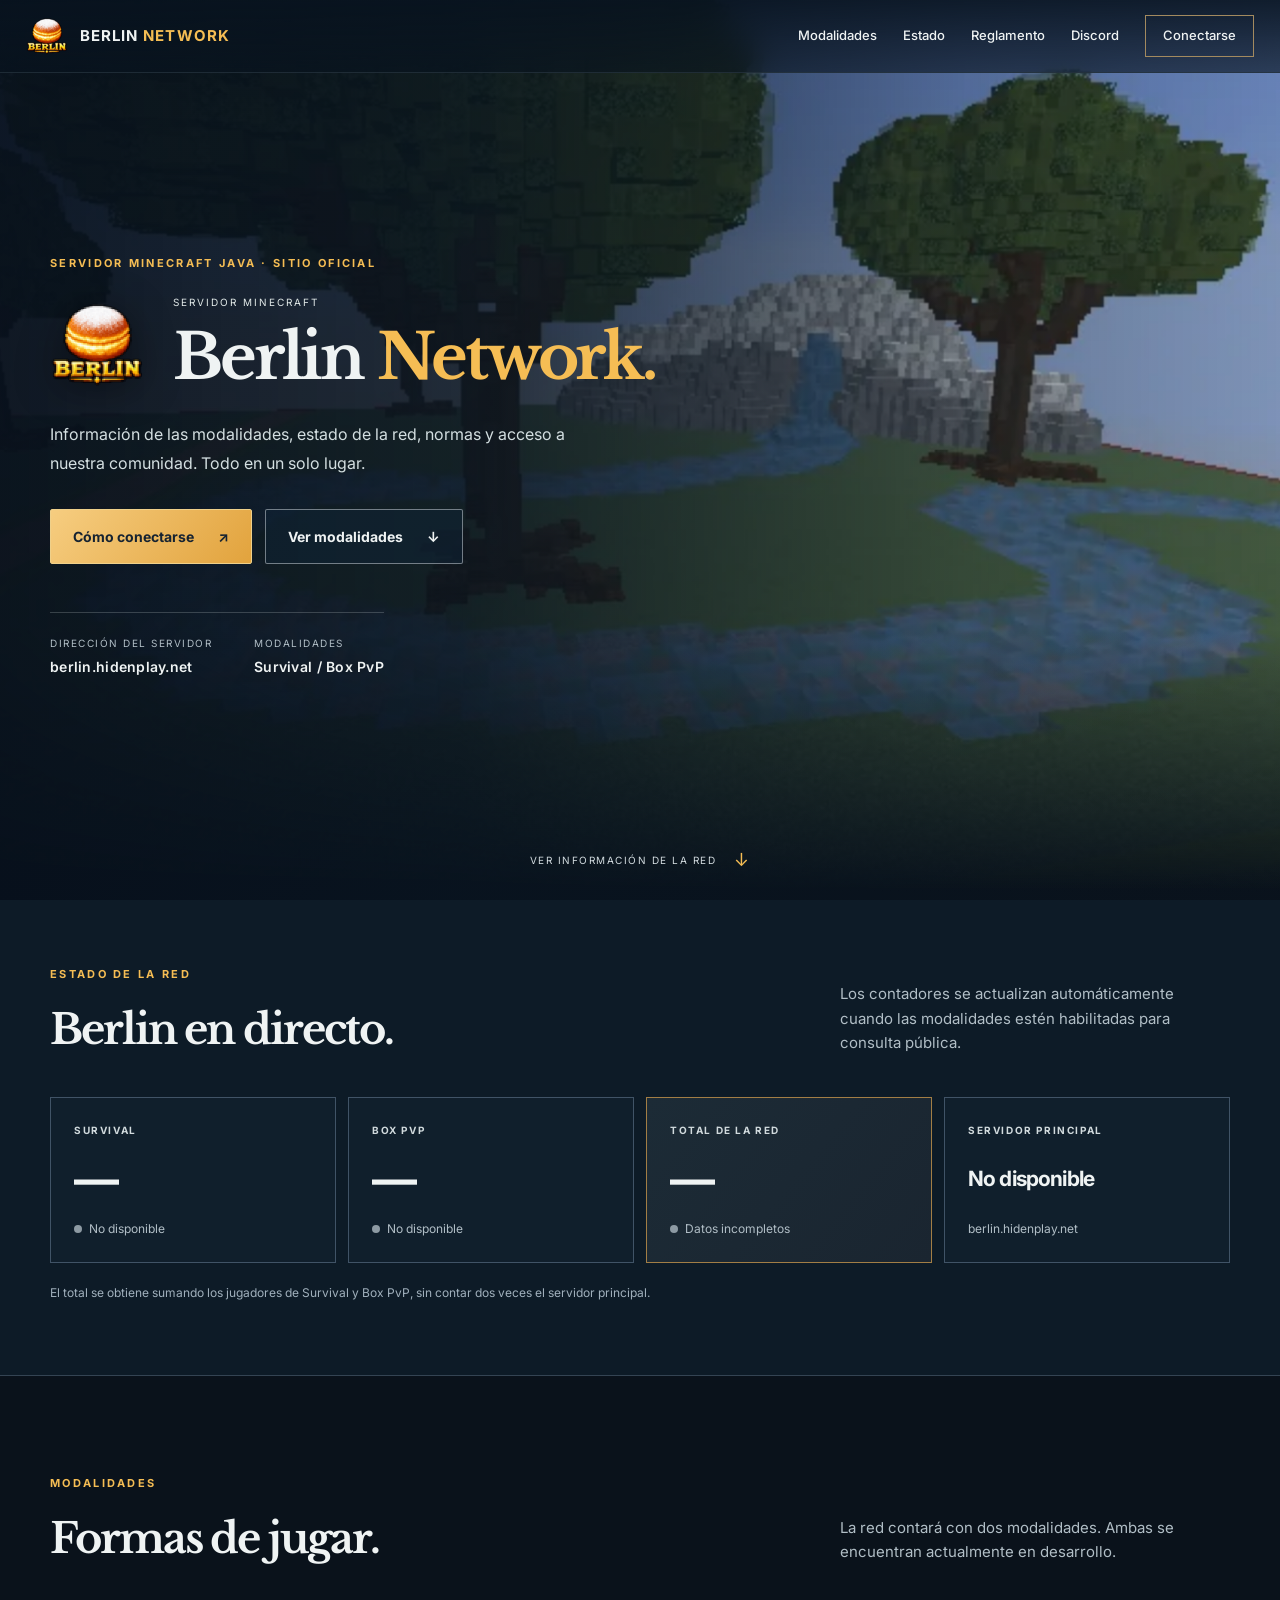
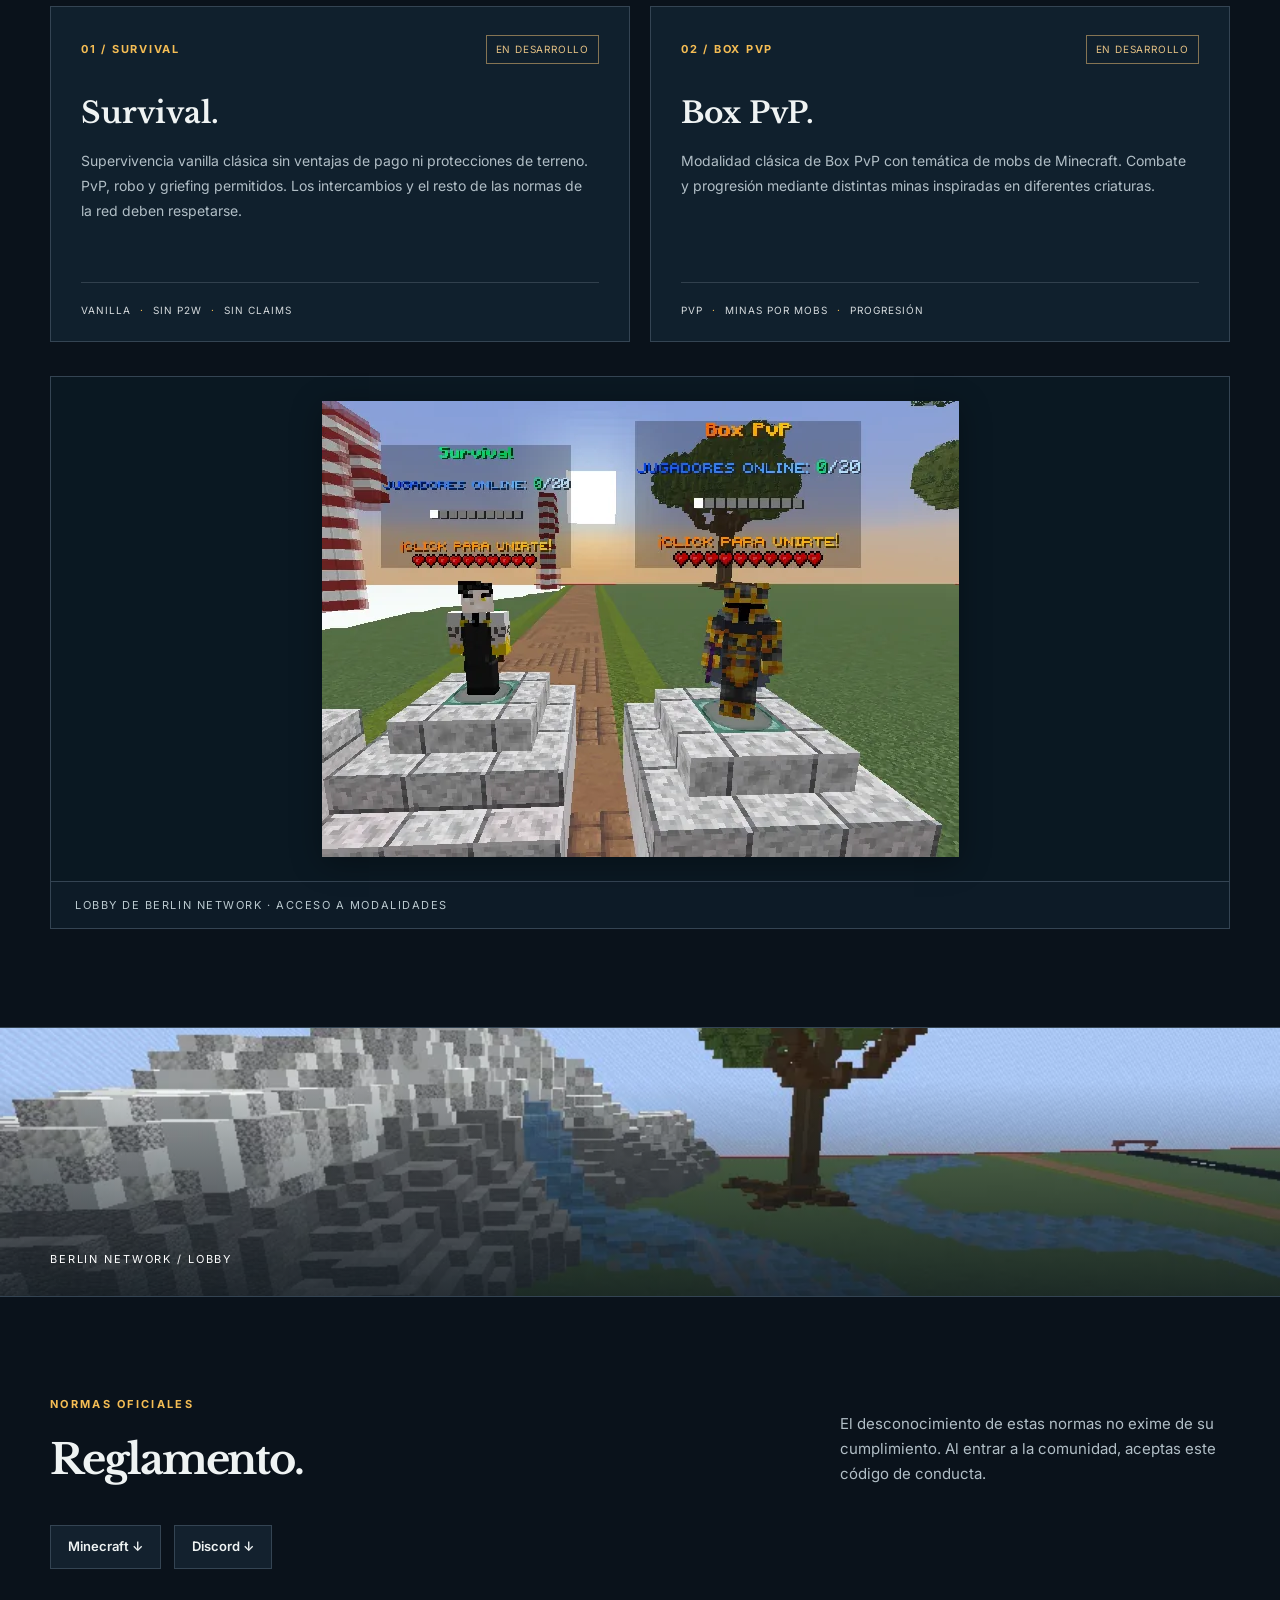
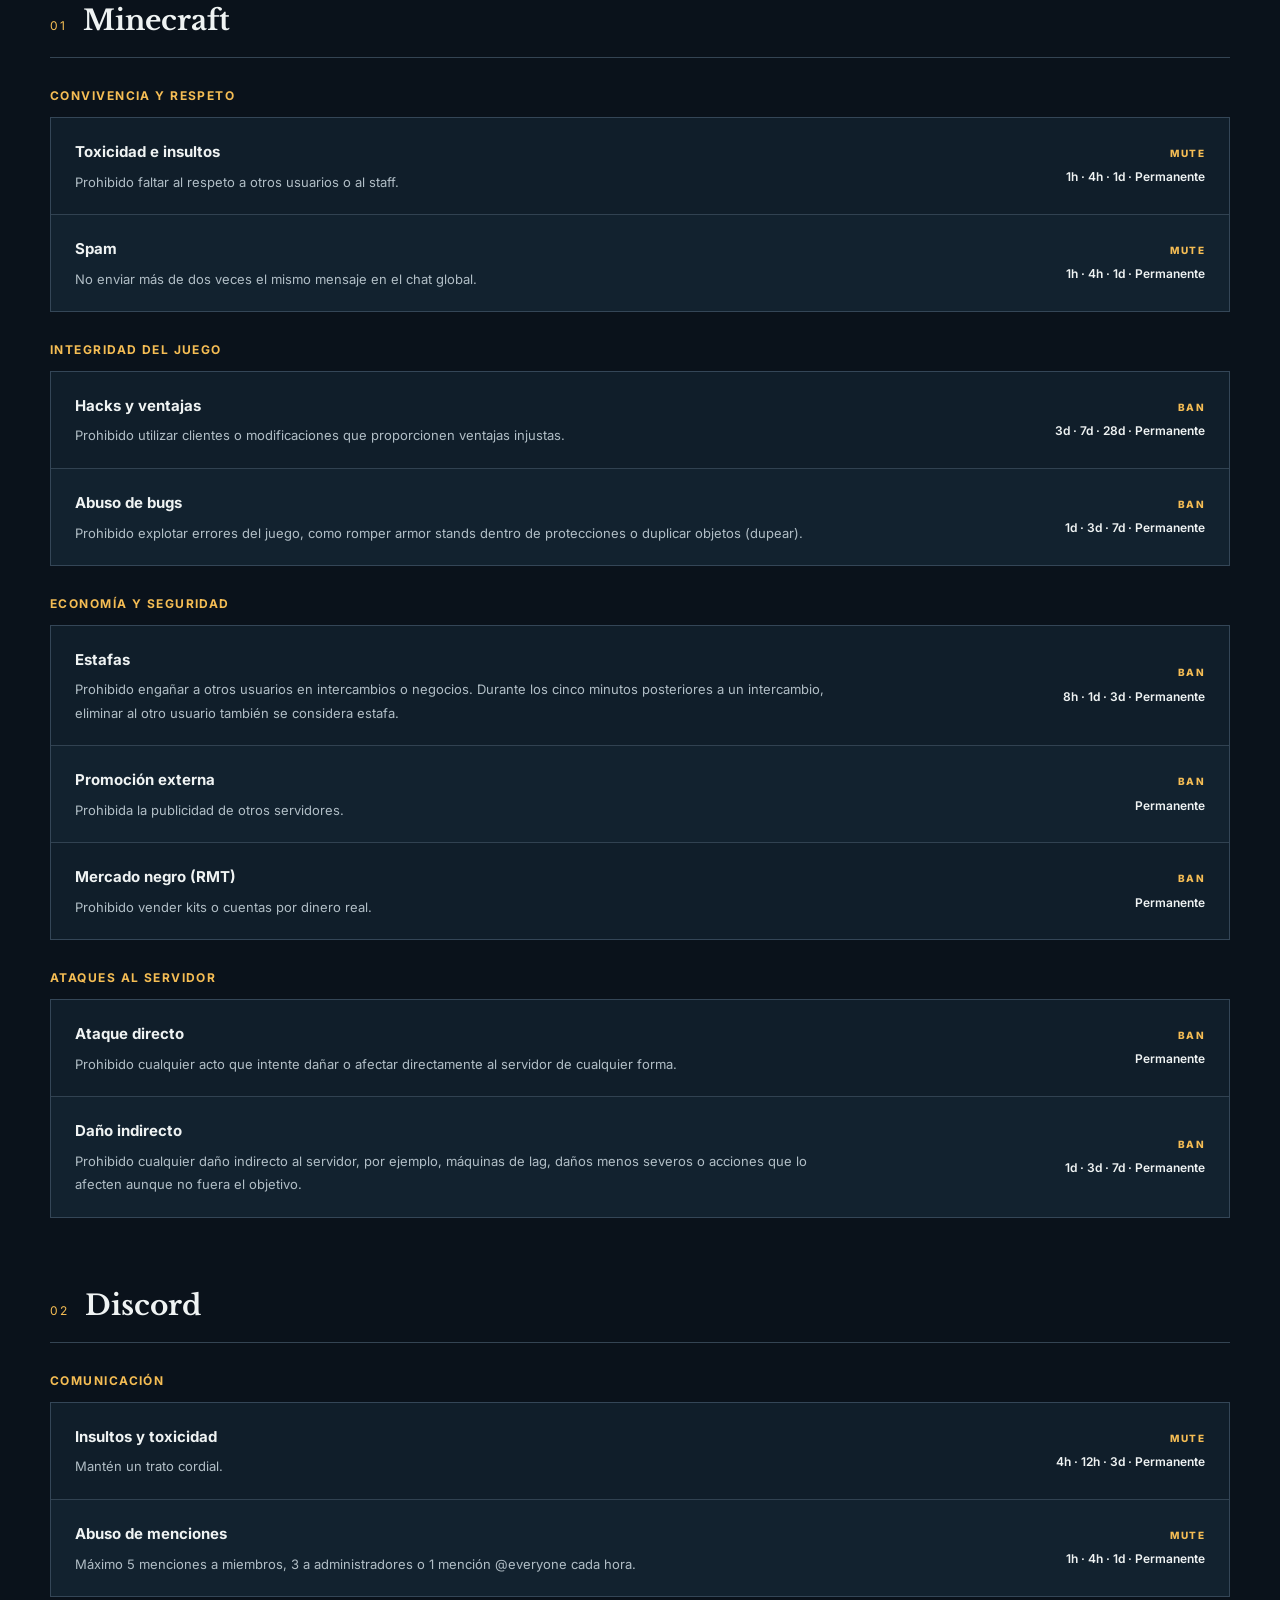
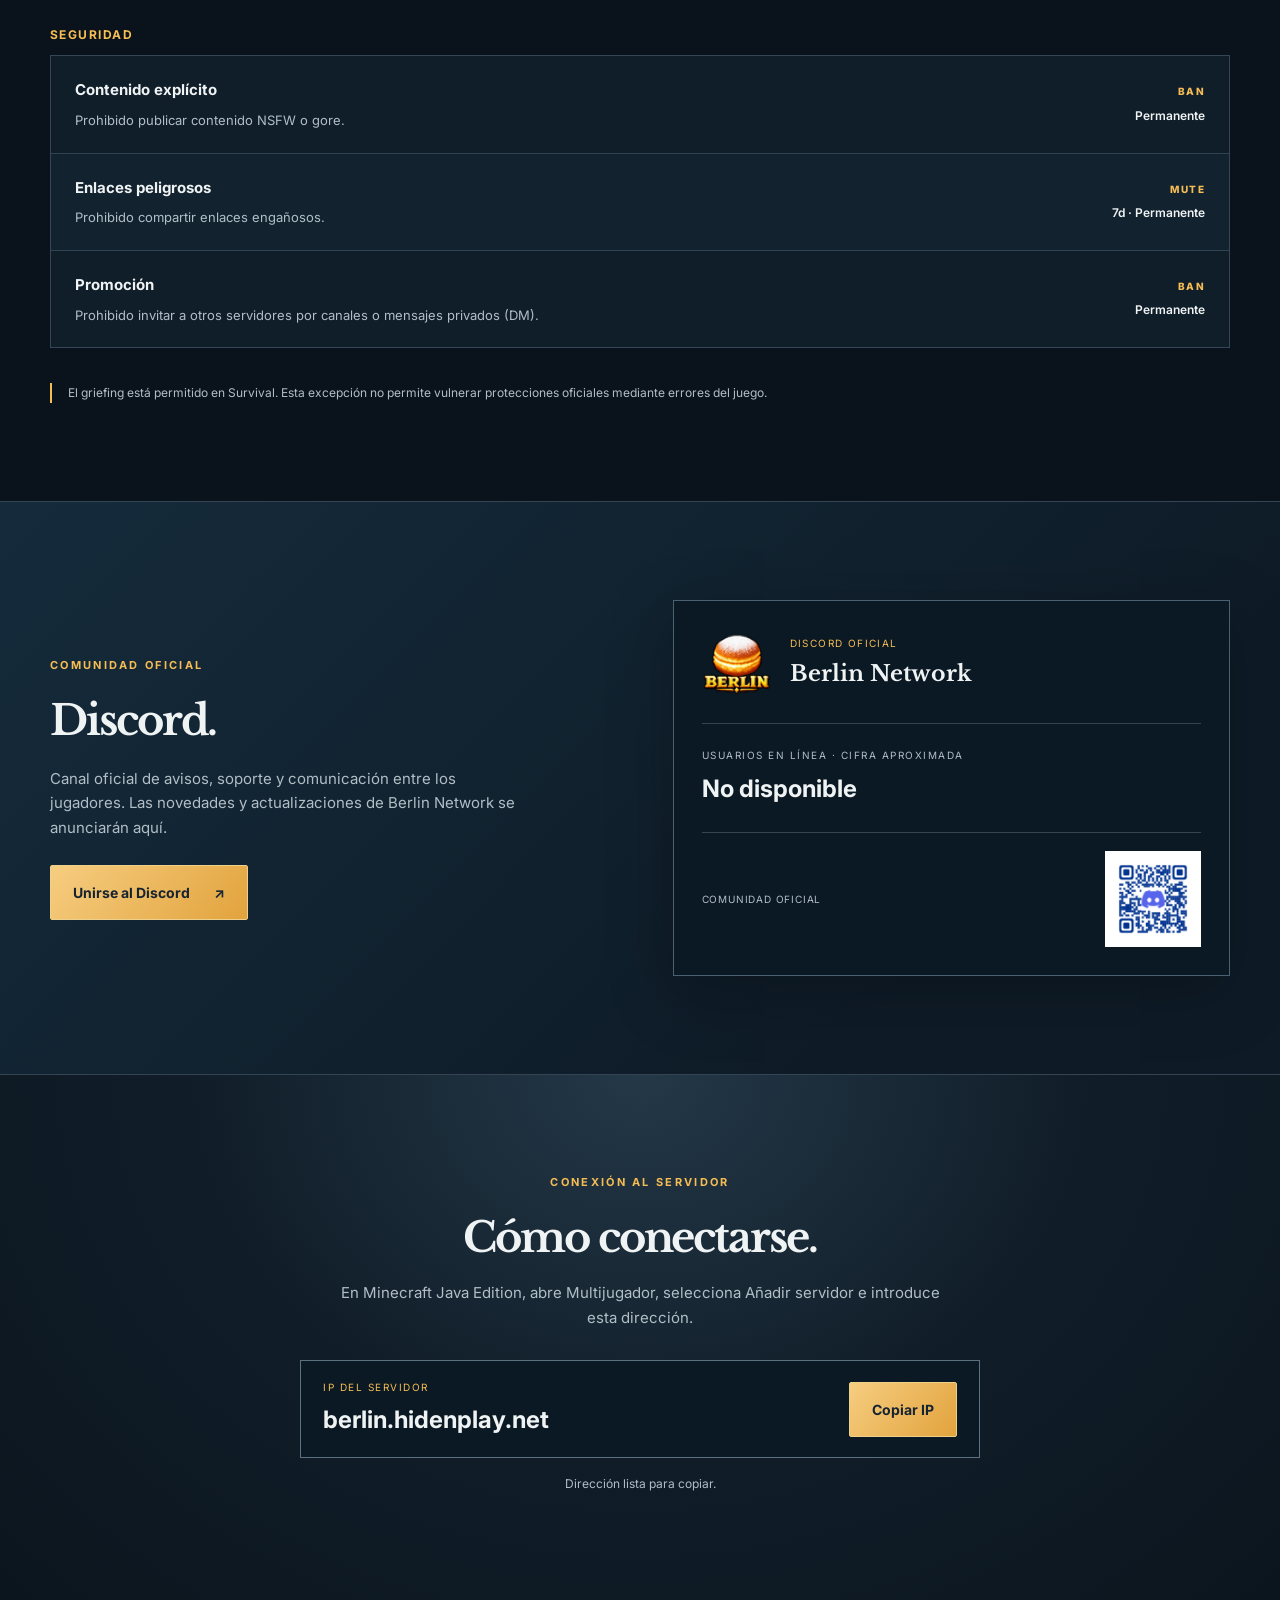
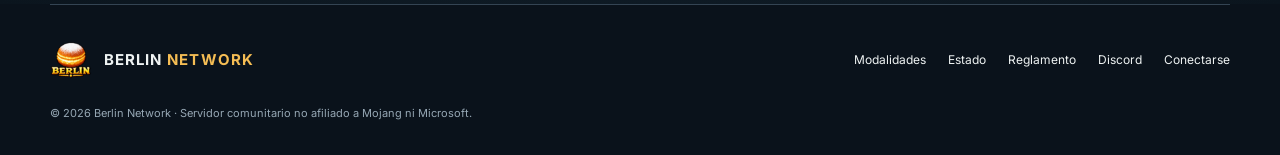
<file: index.html>
<!doctype html>
<html lang="es">
<head>
<meta charset="UTF-8">
<meta name="viewport" content="width=device-width, initial-scale=1">
<meta name="theme-color" content="#0a111a">
<meta name="description" content="Sitio oficial de Berlin Network. Información del servidor Minecraft, modalidades Survival y Box PvP, estado de la red, reglamento y comunidad Discord.">
<meta property="og:type" content="website"><meta property="og:title" content="Berlin Network | Servidor Minecraft"><meta property="og:description" content="Servidor Minecraft Java: Survival y Box PvP. IP berlin.hidenplay.net"><meta property="og:image" content="https://midasyt.github.io/BerlinNetwork/assets/paisaje-arbol.webp">
<link rel="icon" type="image/png" href="assets/favicon.png">
<link rel="preconnect" href="https://fonts.googleapis.com"><link rel="preconnect" href="https://fonts.gstatic.com" crossorigin>
<link href="https://fonts.googleapis.com/css2?family=Inter:wght@400;500;600;700;800&family=Libre+Baskerville:ital,wght@0,400;0,700;1,400&display=swap" rel="stylesheet">
<link rel="stylesheet" href="styles.css"><script defer src="site-config.js"></script><script defer src="script.js"></script>
<title>Berlin Network | Servidor de Minecraft</title>
</head>
<body>
<a class="skip" href="#inicio">Saltar al contenido</a>
<header class="nav" id="site-header">
 <a class="brand" href="#inicio" aria-label="Berlin Network, inicio"><img src="assets/berlin-icon.png" alt="" width="42" height="42"><span><strong>BERLIN</strong> <b>NETWORK</b></span></a>
 <button class="menu-toggle" id="menu-toggle" type="button" aria-label="Abrir menú" aria-controls="nav-links" aria-expanded="false"><span></span><span></span><span></span></button>
 <nav class="nav-links" id="nav-links" aria-label="Navegación principal"><a href="#modalidades">Modalidades</a><a href="#estado">Estado</a><a href="#reglamento">Reglamento</a><a href="#discord">Discord</a><a class="nav-action" href="#conectar">Conectarse</a></nav>
</header>
<main id="inicio">
 <section class="hero" aria-labelledby="page-title">
  <div class="hero-scenes" aria-hidden="true"><img class="hero-scene active" src="assets/paisaje-arbol.webp" width="848" height="470" alt="" fetchpriority="high"><img class="hero-scene" src="assets/paisaje-montana.webp" width="850" height="473" alt=""><img class="hero-scene" src="assets/evento-invierno.webp" width="843" height="471" alt=""></div>
  <div class="hero-shade"></div>
  <div class="hero-content wrap"><p class="eyebrow">SERVIDOR MINECRAFT JAVA · SITIO OFICIAL</p>
   <div class="hero-identity"><img class="hero-logo" src="assets/berlin-icon.png" alt="Icono oficial de Berlin Network" width="104" height="104"><div><p class="overline">SERVIDOR MINECRAFT</p><h1 id="page-title">Berlin <em>Network.</em></h1></div></div>
   <p class="lead">Información de las modalidades, estado de la red, normas y acceso a nuestra comunidad. Todo en un solo lugar.</p>
   <div class="actions"><a class="button gold" href="#conectar">Cómo conectarse <span aria-hidden="true">↗</span></a><a class="button glass" href="#modalidades">Ver modalidades <span aria-hidden="true">↓</span></a></div>
   <div class="hero-meta"><div><span>DIRECCIÓN DEL SERVIDOR</span><strong>berlin.hidenplay.net</strong></div><div><span>MODALIDADES</span><strong>Survival / Box PvP</strong></div></div>
  </div>
  <a class="explore" href="#estado">VER INFORMACIÓN DE LA RED <span aria-hidden="true">↓</span></a>
 </section>
 <section class="status-strip" id="estado" aria-labelledby="status-title"><div class="wrap"><div class="strip-heading"><div><p class="eyebrow">ESTADO DE LA RED</p><h2 id="status-title">Berlin en directo.</h2></div><p>Los contadores se actualizan automáticamente cuando las modalidades estén habilitadas para consulta pública.</p></div>
  <div class="status-grid"><div class="status-card"><span class="metric-label">SURVIVAL</span><strong id="survival-players" class="metric-number" aria-live="polite">—</strong><span id="survival-state" class="metric-state"><span class="state-dot neutral"></span> En desarrollo</span></div>
  <div class="status-card"><span class="metric-label">BOX PVP</span><strong id="box-players" class="metric-number" aria-live="polite">—</strong><span id="box-state" class="metric-state"><span class="state-dot neutral"></span> En desarrollo</span></div>
  <div class="status-card total"><span class="metric-label">TOTAL DE LA RED</span><strong id="network-players" class="metric-number" aria-live="polite">—</strong><span id="network-state" class="metric-state"><span class="state-dot neutral"></span> Pendiente de datos</span></div>
  <div class="status-card"><span class="metric-label">SERVIDOR PRINCIPAL</span><strong class="metric-word" id="gateway-status" aria-live="polite">Consultando</strong><span class="metric-state">berlin.hidenplay.net</span></div></div>
  <p class="stat-note">El total se obtiene sumando los jugadores de Survival y Box PvP, sin contar dos veces el servidor principal.</p>
 </div></section>
 <section class="section wrap" id="modalidades" aria-labelledby="modes-title"><div class="section-heading"><div><p class="eyebrow">MODALIDADES</p><h2 id="modes-title">Formas de jugar.</h2></div><p>La red contará con dos modalidades. Ambas se encuentran actualmente en desarrollo.</p></div>
  <div class="mode-list">
   <article class="mode"><div class="mode-head"><span class="mode-index">01 / SURVIVAL</span><span class="chip">EN DESARROLLO</span></div><h3>Survival.</h3><p>Supervivencia vanilla clásica sin ventajas de pago ni protecciones de terreno. PvP, robo y griefing permitidos. Los intercambios y el resto de las normas de la red deben respetarse.</p><div class="mode-foot">VANILLA <span>·</span> SIN P2W <span>·</span> SIN CLAIMS</div></article>
   <article class="mode"><div class="mode-head"><span class="mode-index">02 / BOX PVP</span><span class="chip">EN DESARROLLO</span></div><h3>Box PvP.</h3><p>Modalidad clásica de Box PvP con temática de mobs de Minecraft. Combate y progresión mediante distintas minas inspiradas en diferentes criaturas.</p><div class="mode-foot">PVP <span>·</span> MINAS POR MOBS <span>·</span> PROGRESIÓN</div></article>
  </div>
  <figure class="lobby-shot"><div class="lobby-shot-content"><img src="assets/modalidades.webp" width="637" height="456" loading="lazy" alt="Vista completa del lobby de Berlin Network con los NPC de Survival y Box PvP y sus hologramas informativos"></div><figcaption>LOBBY DE BERLIN NETWORK · ACCESO A MODALIDADES</figcaption></figure>
 </section>
 <section class="scenery-divider" aria-label="Captura del lobby de Berlin Network"><img src="assets/paisaje-montana.webp" alt="Construcción de piedra, árboles y río del lobby de Berlin Network" loading="lazy" width="850" height="473"><div class="scenery-overlay"></div><span>BERLIN NETWORK / LOBBY</span></section>
 <section class="section wrap rules-section" id="reglamento" aria-labelledby="rules-title"><div class="section-heading"><div><p class="eyebrow">NORMAS OFICIALES</p><h2 id="rules-title">Reglamento.</h2></div><p>El desconocimiento de estas normas no exime de su cumplimiento. Al entrar a la comunidad, aceptas este código de conducta.</p></div>
  <div class="rules-nav" aria-label="Apartados del reglamento"><a href="#reglas-minecraft">Minecraft ↓</a><a href="#reglas-discord">Discord ↓</a></div>
  <div class="rules-group" id="reglas-minecraft"><div class="rules-group-heading"><span>01</span><h3>Minecraft</h3></div>
   <div class="rules-category"><h4>Convivencia y respeto</h4><div class="rules-entries">
    <div class="rule"><div><strong>Toxicidad e insultos</strong><p>Prohibido faltar al respeto a otros usuarios o al staff.</p></div><div class="penalty"><span>MUTE</span><b>1h · 4h · 1d · Permanente</b></div></div>
    <div class="rule"><div><strong>Spam</strong><p>No enviar más de dos veces el mismo mensaje en el chat global.</p></div><div class="penalty"><span>MUTE</span><b>1h · 4h · 1d · Permanente</b></div></div>
   </div></div>
   <div class="rules-category"><h4>Integridad del juego</h4><div class="rules-entries">
    <div class="rule"><div><strong>Hacks y ventajas</strong><p>Prohibido utilizar clientes o modificaciones que proporcionen ventajas injustas.</p></div><div class="penalty"><span>BAN</span><b>3d · 7d · 28d · Permanente</b></div></div>
    <div class="rule"><div><strong>Abuso de bugs</strong><p>Prohibido explotar errores del juego, como romper armor stands dentro de protecciones o duplicar objetos (dupear).</p></div><div class="penalty"><span>BAN</span><b>1d · 3d · 7d · Permanente</b></div></div>
   </div></div>
   <div class="rules-category"><h4>Economía y seguridad</h4><div class="rules-entries">
    <div class="rule"><div><strong>Estafas</strong><p>Prohibido engañar a otros usuarios en intercambios o negocios. Durante los cinco minutos posteriores a un intercambio, eliminar al otro usuario también se considera estafa.</p></div><div class="penalty"><span>BAN</span><b>8h · 1d · 3d · Permanente</b></div></div>
    <div class="rule"><div><strong>Promoción externa</strong><p>Prohibida la publicidad de otros servidores.</p></div><div class="penalty"><span>BAN</span><b>Permanente</b></div></div>
    <div class="rule"><div><strong>Mercado negro (RMT)</strong><p>Prohibido vender kits o cuentas por dinero real.</p></div><div class="penalty"><span>BAN</span><b>Permanente</b></div></div>
   </div></div>
   <div class="rules-category"><h4>Ataques al servidor</h4><div class="rules-entries">
    <div class="rule"><div><strong>Ataque directo</strong><p>Prohibido cualquier acto que intente dañar o afectar directamente al servidor de cualquier forma.</p></div><div class="penalty"><span>BAN</span><b>Permanente</b></div></div>
    <div class="rule"><div><strong>Daño indirecto</strong><p>Prohibido cualquier daño indirecto al servidor, por ejemplo, máquinas de lag, daños menos severos o acciones que lo afecten aunque no fuera el objetivo.</p></div><div class="penalty"><span>BAN</span><b>1d · 3d · 7d · Permanente</b></div></div>
   </div></div>
  </div>
  <div class="rules-group discord-rule-group" id="reglas-discord"><div class="rules-group-heading"><span>02</span><h3>Discord</h3></div>
   <div class="rules-category"><h4>Comunicación</h4><div class="rules-entries">
    <div class="rule"><div><strong>Insultos y toxicidad</strong><p>Mantén un trato cordial.</p></div><div class="penalty"><span>MUTE</span><b>4h · 12h · 3d · Permanente</b></div></div>
    <div class="rule"><div><strong>Abuso de menciones</strong><p>Máximo 5 menciones a miembros, 3 a administradores o 1 mención @everyone cada hora.</p></div><div class="penalty"><span>MUTE</span><b>1h · 4h · 1d · Permanente</b></div></div>
   </div></div>
   <div class="rules-category"><h4>Seguridad</h4><div class="rules-entries">
    <div class="rule"><div><strong>Contenido explícito</strong><p>Prohibido publicar contenido NSFW o gore.</p></div><div class="penalty"><span>BAN</span><b>Permanente</b></div></div>
    <div class="rule"><div><strong>Enlaces peligrosos</strong><p>Prohibido compartir enlaces engañosos.</p></div><div class="penalty"><span>MUTE</span><b>7d · Permanente</b></div></div>
    <div class="rule"><div><strong>Promoción</strong><p>Prohibido invitar a otros servidores por canales o mensajes privados (DM).</p></div><div class="penalty"><span>BAN</span><b>Permanente</b></div></div>
   </div></div>
  </div>
  <p class="rule-smallprint">El griefing está permitido en Survival. Esta excepción no permite vulnerar protecciones oficiales mediante errores del juego.</p>
 </section>
 <section class="section community" id="discord" aria-labelledby="discord-title"><div class="wrap community-grid"><div><p class="eyebrow">COMUNIDAD OFICIAL</p><h2 id="discord-title">Discord.</h2><p>Canal oficial de avisos, soporte y comunicación entre los jugadores. Las novedades y actualizaciones de Berlin Network se anunciarán aquí.</p><a class="button gold" href="https://discord.gg/UeGzQjRebw" target="_blank" rel="noopener noreferrer">Unirse al Discord <span aria-hidden="true">↗</span></a></div><div class="discord-card"><div class="discord-card-head"><img src="assets/berlin-icon.png" alt="Icono de Berlin Network" width="70" height="70"><div><span>DISCORD OFICIAL</span><strong>Berlin Network</strong></div></div><div class="discord-count"><span>USUARIOS EN LÍNEA · CIFRA APROXIMADA</span><strong id="discord-online" aria-live="polite">Consultando…</strong></div><div class="discord-card-foot"><span>COMUNIDAD OFICIAL</span><img src="assets/discord-qr.png" width="96" height="96" loading="lazy" alt="Código QR para unirte al Discord"></div></div></div></section>
 <section class="section connect" id="conectar" aria-labelledby="connect-title"><div class="wrap"><p class="eyebrow">CONEXIÓN AL SERVIDOR</p><h2 id="connect-title">Cómo conectarse.</h2><p>En Minecraft Java Edition, abre Multijugador, selecciona Añadir servidor e introduce esta dirección.</p><div class="server-address"><div><span>IP DEL SERVIDOR</span><strong id="server-address">berlin.hidenplay.net</strong></div><button id="copy-ip" class="button gold" type="button">Copiar IP</button></div><p class="copy-feedback" role="status" id="copy-feedback">Dirección lista para copiar.</p></div></section>
</main>
<footer class="footer wrap"><a class="brand" href="#inicio"><img src="assets/berlin-icon.png" alt="" width="36" height="36"><span><strong>BERLIN</strong> <b>NETWORK</b></span></a><div class="footer-links"><a href="#modalidades">Modalidades</a><a href="#estado">Estado</a><a href="#reglamento">Reglamento</a><a href="#discord">Discord</a><a href="#conectar">Conectarse</a></div><p>© <span id="year">2026</span> Berlin Network · Servidor comunitario no afiliado a Mojang ni Microsoft.</p></footer>
</body>
</html>
</file>
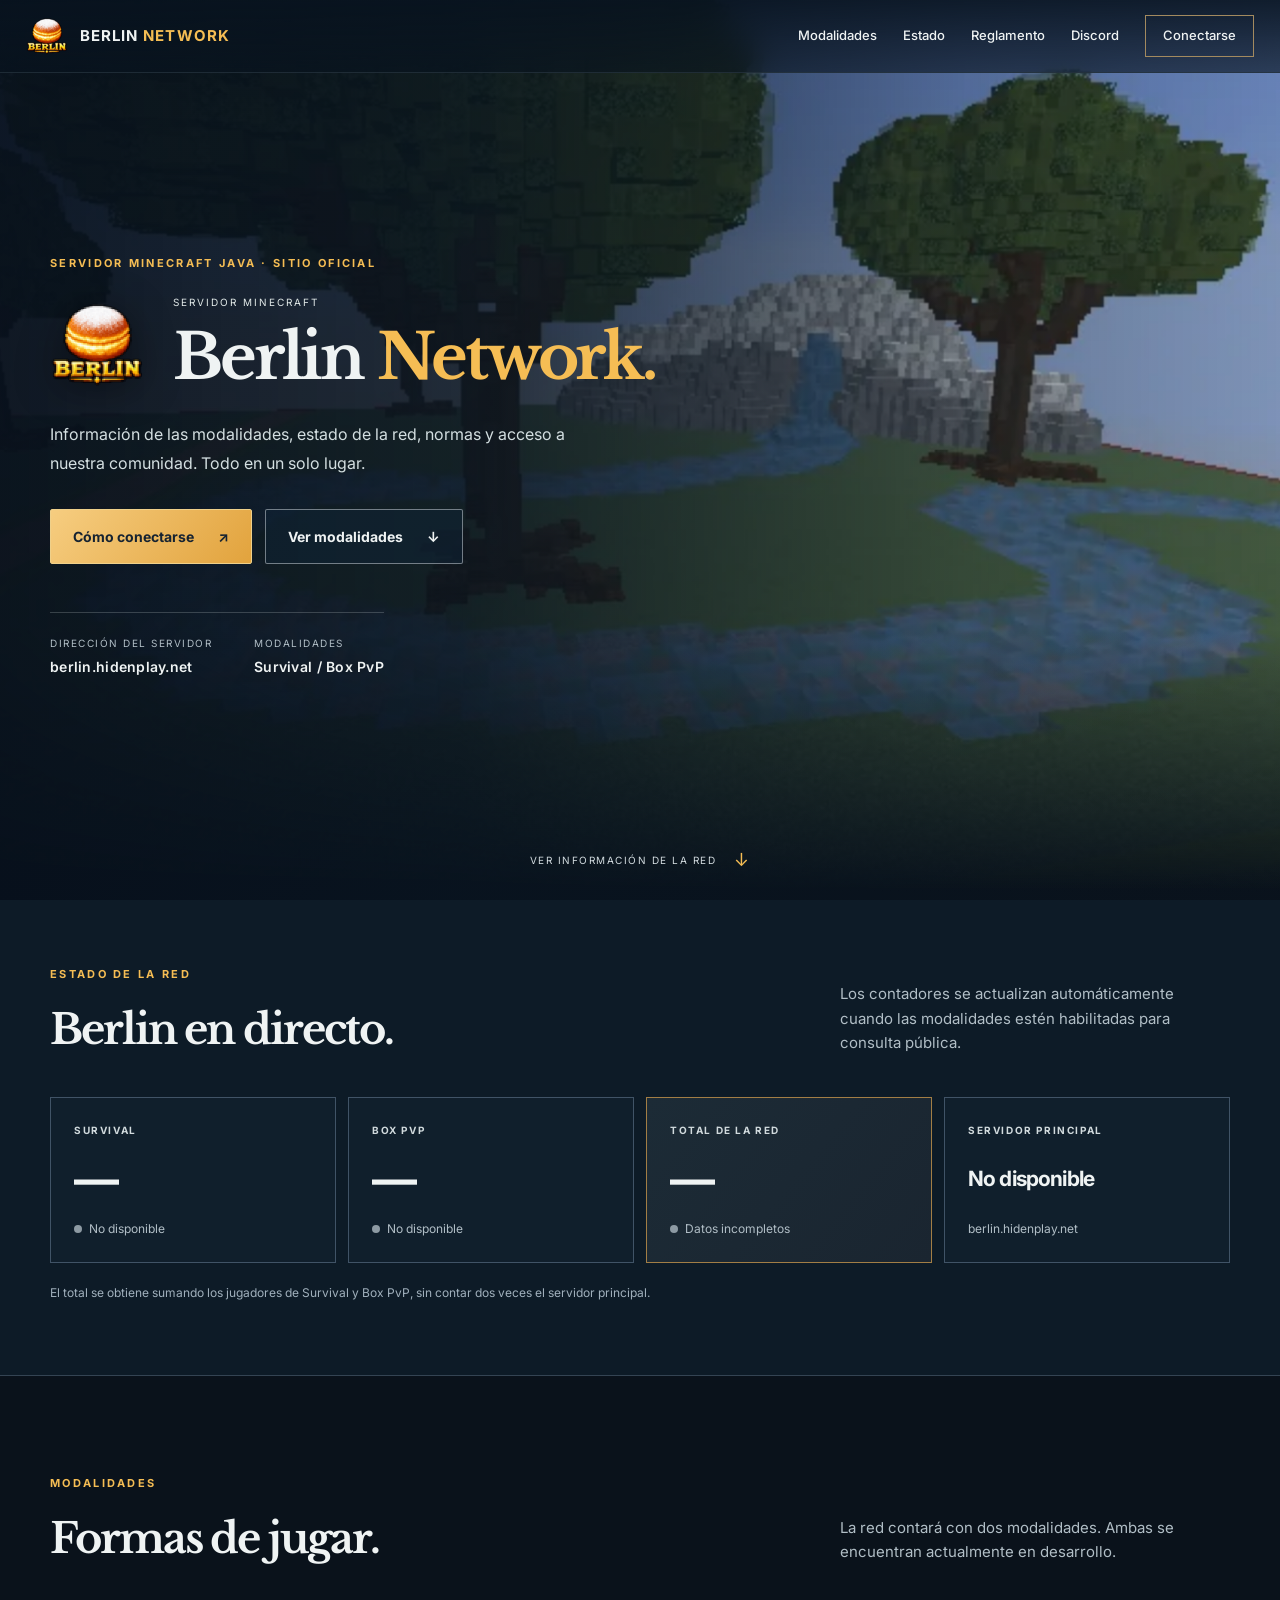
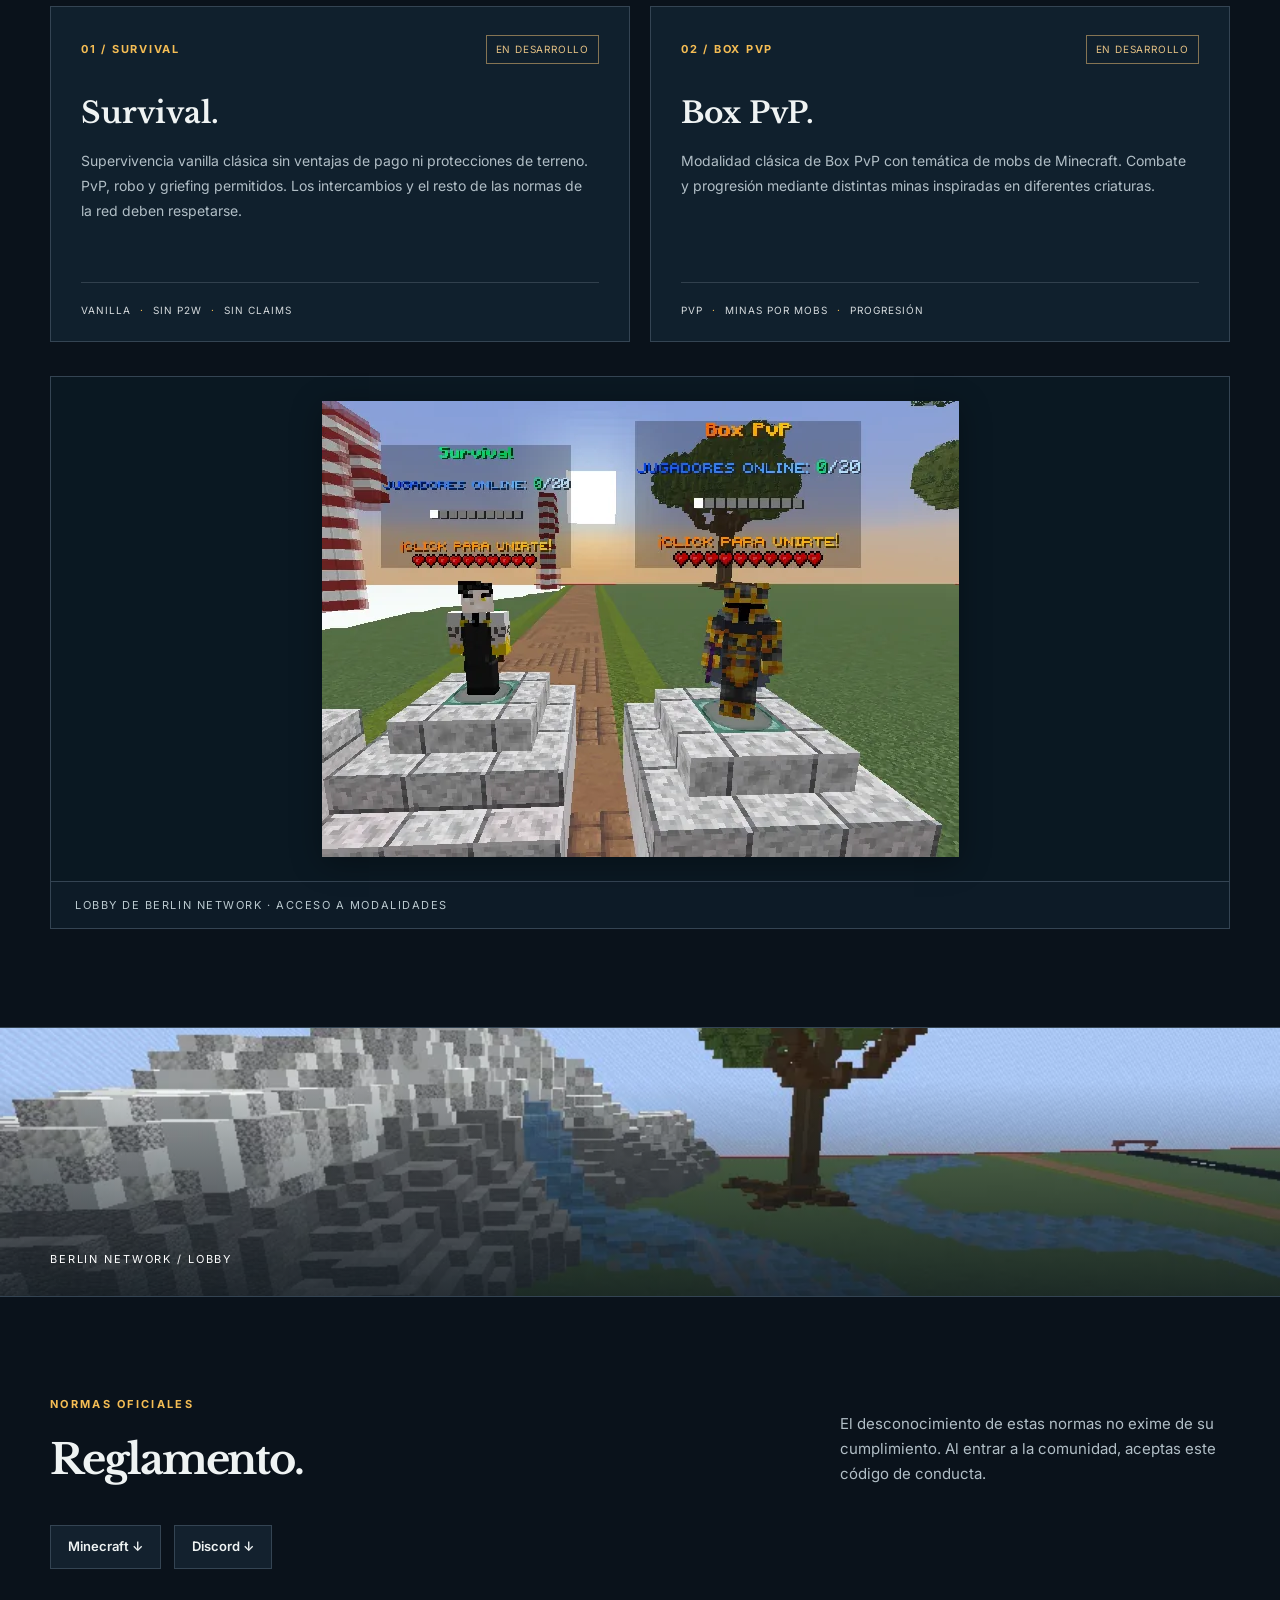
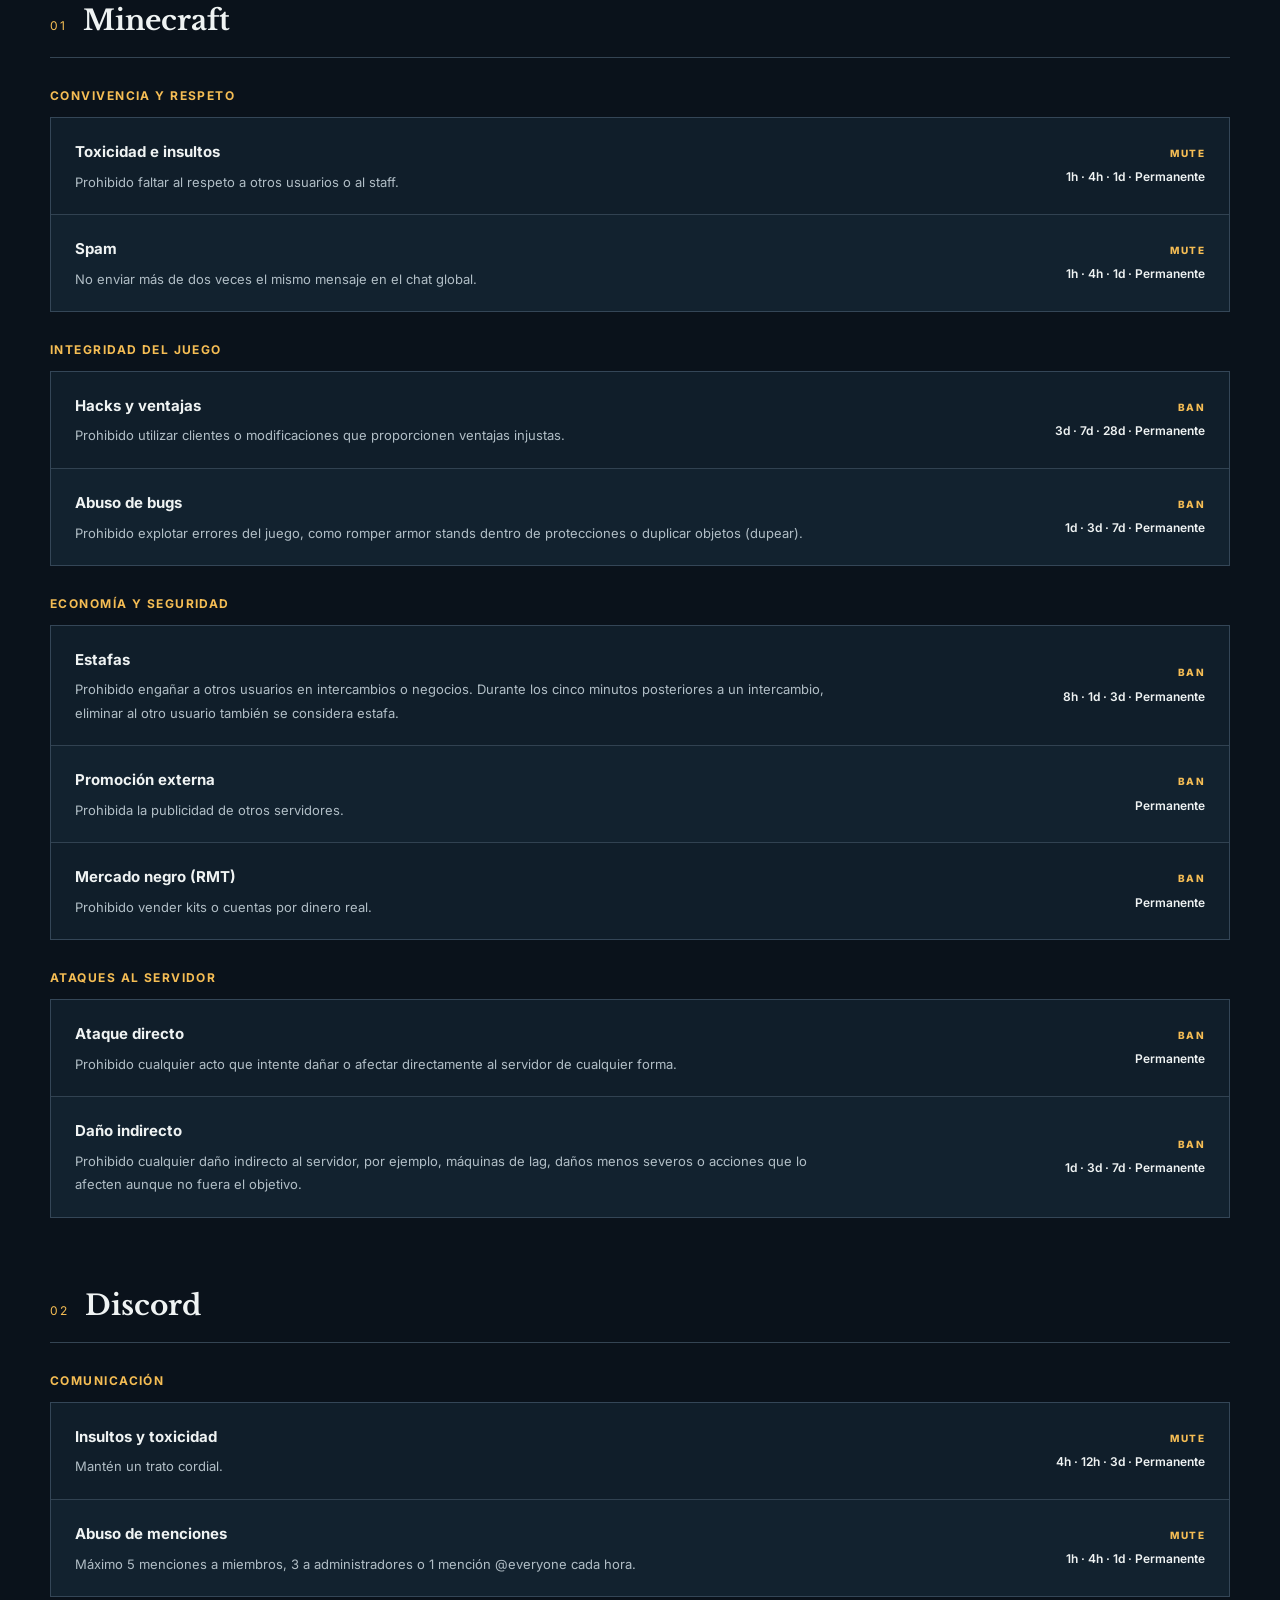
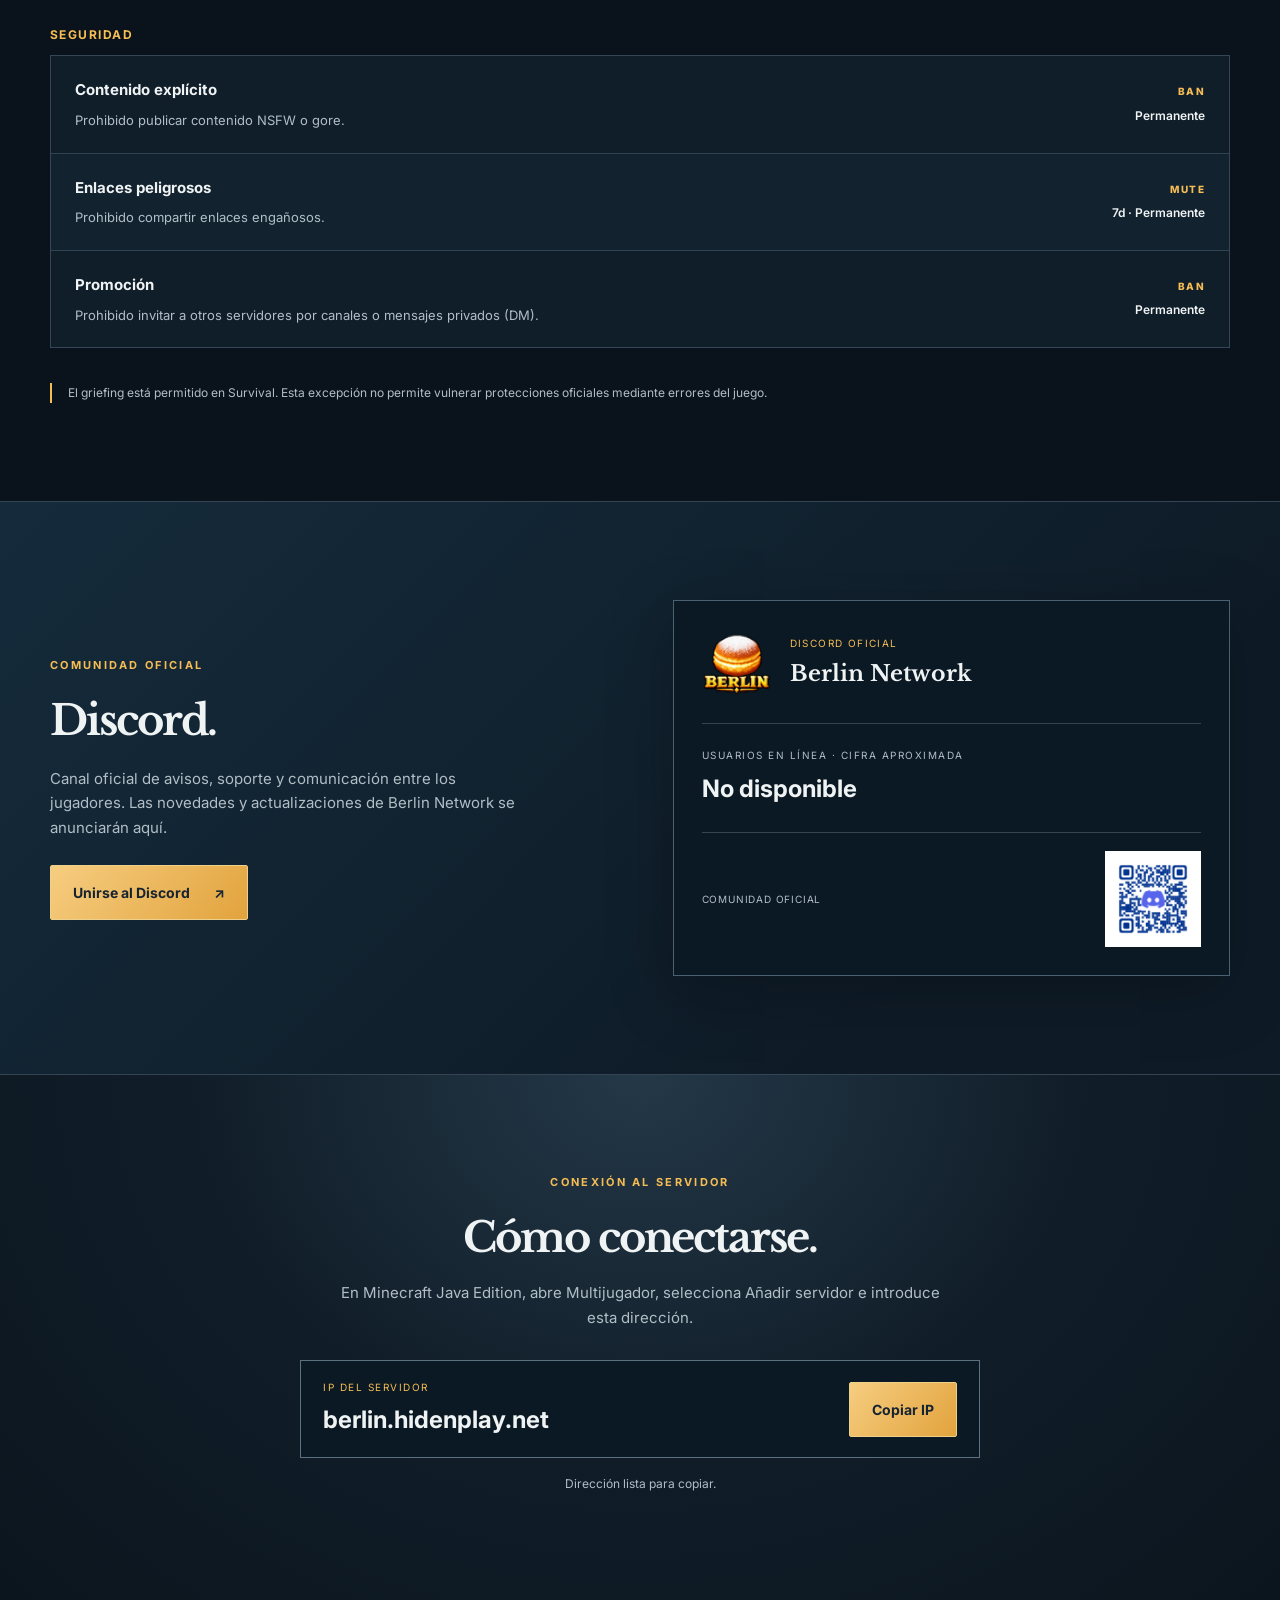
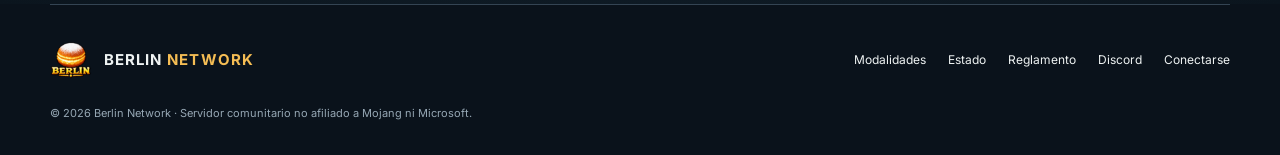
<file: reglas.html>
<!doctype html><html lang="es"><head><meta charset="utf-8"><meta name="viewport" content="width=device-width,initial-scale=1"><meta http-equiv="refresh" content="0; url=./#reglamento"><title>Reglamento | Berlin Network</title><link rel="canonical" href="./#reglamento"></head><body><p>El reglamento está ahora en <a href="./#reglamento">la web principal de Berlin Network</a>.</p><script>location.replace('./#reglamento');</script></body></html>
</file>
<file: styles.css>
:root{color-scheme:dark;--ink:#0a121b;--steel:#152430;--steel-2:#0e1d28;--line:#344453;--paper:#eff3f3;--muted:#b1bec6;--gold:#f5bd54;--orange:#f37b27;--cyan:#9ac9d6}*{box-sizing:border-box}html{scroll-behavior:smooth;scroll-padding-top:104px}body{margin:0;background:var(--ink);color:var(--paper);font-family:Inter,Arial,sans-serif;line-height:1.65}a{color:inherit;text-decoration:none}img{max-width:100%;display:block}button{font:inherit;cursor:pointer}a,button{touch-action:manipulation}a:focus-visible,button:focus-visible{outline:3px solid var(--gold);outline-offset:4px}p,h1,h2,h3,h4{margin-top:0}h1,h2{font-family:'Libre Baskerville',Georgia,serif;font-weight:700;letter-spacing:-.05em;line-height:1.2}h3,h4{line-height:1.3}h1{font-size:clamp(36px,4.9vw,68px)}h2{font-size:clamp(30px,3.25vw,48px)}h1 em,h2 em{font-style:normal;color:var(--gold)}.wrap{width:min(1180px,calc(100% - 80px));margin-inline:auto}.section{padding-top:98px;padding-bottom:98px}.eyebrow{font-size:11px;font-weight:700;color:var(--gold);letter-spacing:.21em;margin-bottom:22px}.skip{position:fixed;top:-100px;left:12px;background:var(--gold);z-index:50;color:var(--ink);padding:10px}.skip:focus{top:12px}
.nav{position:fixed;top:0;left:0;right:0;z-index:30;display:flex;align-items:center;justify-content:space-between;gap:24px;padding:15px max(26px,calc((100% - 1240px)/2));background:linear-gradient(180deg,#08131fe8,#08131f9e);border-bottom:1px solid #b0c5cc21;backdrop-filter:blur(16px);transition:background .25s,border-color .25s}.nav.scrolled{background:#0b1622f3;border-color:#52627066}.brand{display:flex;align-items:center;gap:12px;white-space:nowrap;font-size:15px;letter-spacing:.07em;font-weight:700}.brand img{width:42px;height:42px;object-fit:contain;image-rendering:auto}.brand b{color:var(--gold)}.nav-links{display:flex;gap:26px;align-items:center}.nav-links a{font-size:13px;font-weight:500;transition:color .18s}.nav-links a:hover,.footer-links a:hover{color:var(--gold)}.nav-links a.nav-action{border:1px solid #a38a5f;padding:9px 17px;color:var(--paper)}.nav-action:hover{background:#efbd5b19}.menu-toggle{display:none;border:1px solid var(--line);padding:11px;background:#08131f;color:var(--paper)}.menu-toggle span{display:block;background:var(--paper);width:20px;height:2px;margin:4px}
.hero{height:min(940px,100svh);min-height:670px;position:relative;display:flex;align-items:center;overflow:hidden}.hero-scenes,.hero-scene,.hero-shade{position:absolute;inset:0;width:100%;height:100%}.hero-scenes{background:#151f2b}.hero-scene{object-fit:cover;object-position:50% 49%;opacity:0;transition:opacity 2s ease-in-out;will-change:opacity,transform;transform:scale(1.13) translate3d(-2.8%,0,0);animation:berlinPan 18s ease-in-out infinite alternate}@keyframes berlinPan{from{transform:scale(1.13) translate3d(-2.8%,0,0)}to{transform:scale(1.13) translate3d(2.8%,0,0)}}.hero-scene.active{opacity:1}.hero-shade{background:linear-gradient(90deg,#07101cf3 0%,#08131fdb 36%,#08131f6b 75%,#08131f45),linear-gradient(0deg,var(--ink) 1%,transparent 30%);pointer-events:none}.hero-content{position:relative;z-index:1;padding-top:90px;padding-bottom:58px}.hero-identity{display:flex;align-items:center;gap:28px;max-width:680px}.hero-logo{width:95px;height:95px;object-fit:contain;filter:drop-shadow(0 4px 20px #0007)}.overline{font-size:10px;color:#e1e9e8;letter-spacing:.2em;margin-bottom:10px}.hero h1{margin:0}.hero .lead{max-width:515px;font-size:16px;line-height:1.85;color:#d4dfe1;margin:24px 0 0}.actions{display:flex;flex-wrap:wrap;gap:13px;margin-top:30px}.button{display:inline-flex;justify-content:center;align-items:center;gap:24px;font-size:14px;font-weight:700;padding:15px 22px;min-height:52px;border-radius:2px;border:1px solid transparent;transition:transform .16s,background-color .16s,color .16s}.button:hover{transform:translateY(-2px)}.button.gold{background:linear-gradient(130deg,#f6cd80,#e2a33d);color:#162331;border-color:#efd08a}.button.gold:hover{background:#f6cb71}.button.glass{background:#1024368c;border-color:#a8b0b7a8;color:var(--paper)}.button.glass:hover{background:#152737}.hero-meta{display:flex;flex-wrap:wrap;gap:42px;margin-top:48px;padding-top:22px;border-top:1px solid #d2dada39;width:fit-content}.hero-meta div{display:grid;gap:4px}.hero-meta span{font-size:10px;color:var(--muted);letter-spacing:.15em}.hero-meta strong{font-size:14px;letter-spacing:.02em;font-weight:600}.explore{position:absolute;bottom:25px;left:50%;transform:translateX(-50%);z-index:2;display:flex;align-items:center;gap:18px;color:#d3dce0;font-size:10px;letter-spacing:.15em;white-space:nowrap}.explore span{font-size:18px;color:var(--gold)}
.status-strip{background:#0d1b27;padding:65px 0 72px;border-bottom:1px solid var(--line)}.strip-heading,.section-heading{display:flex;align-items:end;justify-content:space-between;gap:42px;margin-bottom:34px}.strip-heading>div,.section-heading>div{flex:1.4}.strip-heading h2,.section-heading h2{margin-bottom:8px}.strip-heading>p,.section-heading>p{flex:1;max-width:390px;margin:0 0 7px;color:var(--muted);font-size:15px}.status-grid{display:grid;grid-template-columns:repeat(4,1fr);gap:12px}.status-card{border:1px solid #405366;background:#101f2c;padding:24px 23px;min-height:164px;display:flex;flex-direction:column;align-items:flex-start;gap:13px}.status-card.total{border-color:#a27e45;background:linear-gradient(130deg,#1c2b36,#1a2530)}.metric-label{font-size:10px;letter-spacing:.16em;color:#d1dadd;font-weight:700}.metric-number{font-size:45px;line-height:1.2;font-weight:700;letter-spacing:-.06em}.metric-word{font-size:21px;line-height:1.4;letter-spacing:-.04em;min-height:54px;display:flex;align-items:center}.metric-state{color:var(--muted);font-size:12px}.state-dot{display:inline-block;width:8px;height:8px;border-radius:50%;background:#8d9aa3;margin-right:4px;vertical-align:middle}.state-dot.online{background:#55d79e}.state-dot.offline{background:#db8c70}.stat-note{margin:20px 0 0;color:#a0b0bc;font-size:12px}
.mode-list{display:grid;grid-template-columns:1fr 1fr;gap:20px}.mode{border:1px solid var(--line);background:#10202d;padding:28px 30px 23px;display:flex;flex-direction:column;min-height:336px}.mode-head{display:flex;align-items:center;justify-content:space-between;gap:15px}.mode-index{font-size:11px;letter-spacing:.16em;color:var(--gold);font-weight:700}.chip{border:1px solid #857453;color:#e6c285;padding:5px 9px;font-size:10px;letter-spacing:.08em;white-space:nowrap}.mode h3{font-family:'Libre Baskerville',Georgia,serif;font-size:clamp(25px,2.3vw,36px);margin:30px 0 16px}.mode>p{color:var(--muted);font-size:14px;max-width:510px;line-height:1.8;margin-bottom:auto}.mode-foot{margin-top:28px;padding-top:19px;border-top:1px solid #52616e80;display:flex;flex-wrap:wrap;gap:9px;font-size:10px;letter-spacing:.1em;color:#d5dadd}.mode-foot span{color:var(--gold)}.lobby-shot{margin:34px 0 0;background:#0d1b27;border:1px solid var(--line)}.lobby-shot-content{display:flex;justify-content:center;align-items:center;padding:24px;background:#0a1822}.lobby-shot-content img{width:auto;height:auto;max-width:100%;max-height:none;object-fit:contain;image-rendering:auto;box-shadow:0 6px 30px #0005}.lobby-shot figcaption{font-size:11px;letter-spacing:.14em;color:#bbcad0;padding:14px 24px;border-top:1px solid var(--line)}
.scenery-divider{height:270px;position:relative;overflow:hidden;border-block:1px solid var(--line)}.scenery-divider img{height:100%;width:100%;object-fit:cover;object-position:50% 50%}.scenery-overlay{position:absolute;inset:0;background:linear-gradient(0deg,#061018b8,transparent 80%)}.scenery-divider>span{position:absolute;bottom:28px;left:max(40px,calc((100% - 1180px)/2));font-size:11px;color:#fff;letter-spacing:.17em}
.rules-nav{display:flex;gap:13px;margin:-2px 0 34px}.rules-nav a{padding:10px 17px;border:1px solid var(--line);background:#13212e;font-size:13px;font-weight:600}.rules-nav a:hover{color:var(--gold);border-color:var(--gold)}.rules-group{scroll-margin-top:100px;margin-top:26px}.rules-group-heading{display:flex;align-items:baseline;gap:17px;padding-bottom:18px;border-bottom:1px solid var(--line)}.rules-group-heading>span{color:var(--gold);font-size:12px;letter-spacing:.13em}.rules-group-heading h3{font-family:'Libre Baskerville',Georgia,serif;margin:0;font-size:28px}.rules-category{margin:30px 0 0}.rules-category h4{font-size:12px;letter-spacing:.12em;color:var(--gold);text-transform:uppercase;margin:0 0 13px}.rules-entries{border:1px solid #344657}.rule{display:grid;grid-template-columns:1fr auto;gap:25px;align-items:center;padding:20px 24px;background:#101e2a;border-bottom:1px solid #314251}.rule:nth-child(even){background:#12222f}.rule:last-child{border:0}.rule strong{font-size:15px;font-weight:700}.rule p{color:var(--muted);font-size:13px;line-height:1.8;margin:6px 0 0;max-width:750px}.penalty{display:grid;gap:6px;min-width:198px;justify-items:end;text-align:right}.penalty span{font-size:10px;letter-spacing:.14em;color:var(--gold);font-weight:800}.penalty b{font-weight:600;font-size:12px;white-space:nowrap}.discord-rule-group{margin-top:70px}.rule-smallprint{color:var(--muted);font-size:12px;margin:35px 0 0;padding-left:16px;border-left:2px solid var(--gold)}
.community{background:linear-gradient(135deg,#152b3b,#0e1b27 75%);border-top:1px solid var(--line);border-bottom:1px solid var(--line)}.community-grid{display:grid;grid-template-columns:1fr 1fr;align-items:center;gap:65px}.community h2{margin-bottom:21px}.community-grid>div:first-child>p:not(.eyebrow){font-size:15px;color:var(--muted);max-width:465px;margin:0 0 24px}.discord-card{border:1px solid #4b6070;background:#0b1925;padding:28px;box-shadow:0 18px 60px #0004}.discord-card-head{display:flex;align-items:center;gap:18px;border-bottom:1px solid var(--line);padding-bottom:24px}.discord-card-head img{width:70px;height:70px}.discord-card-head span{display:block;font-size:10px;color:var(--gold);letter-spacing:.14em}.discord-card-head strong{display:block;font-family:'Libre Baskerville',Georgia,serif;font-size:22px;margin-top:4px}.discord-count{display:grid;gap:6px;padding:23px 0}.discord-count>span{font-size:10px;letter-spacing:.15em;color:var(--muted)}.discord-count>strong{font-size:24px}.discord-card-foot{border-top:1px solid var(--line);padding-top:18px;display:flex;align-items:center;justify-content:space-between;gap:15px}.discord-card-foot span{font-size:10px;letter-spacing:.08em;color:var(--muted);overflow-wrap:anywhere}.discord-card-foot img{width:96px;height:96px;background:white;padding:6px}
.connect{background:radial-gradient(ellipse at 50% 0,#243848 0,#101d28 50%,#0b151e 100%);text-align:center}.connect h2{margin-bottom:18px}.connect .wrap>p:not(.eyebrow):not(.copy-feedback){max-width:600px;margin:0 auto 30px;color:var(--muted);font-size:15px}.server-address{max-width:680px;margin:auto;display:flex;justify-content:space-between;align-items:center;gap:20px;text-align:left;background:#0b1925;border:1px solid #5c7180;padding:18px 22px}.server-address>div{display:grid;gap:4px;min-width:0}.server-address span{font-size:10px;letter-spacing:.15em;color:var(--gold)}.server-address strong{font-size:clamp(16px,2.6vw,24px);font-weight:700;overflow-wrap:anywhere}.copy-feedback{color:var(--muted);font-size:12px;min-height:18px;margin-top:16px}
.footer{padding-top:34px;padding-bottom:33px;display:flex;flex-wrap:wrap;align-items:center;justify-content:space-between;gap:20px;border-top:1px solid var(--line)}.footer-links{display:flex;flex-wrap:wrap;gap:22px;font-size:12px}.footer p{color:#96a7b4;font-size:11px;margin:3px 0 0;width:100%}
@media(max-width:980px){.nav-links{gap:14px}.wrap{width:calc(100% - 52px)}.status-grid{grid-template-columns:repeat(2,1fr)}.community-grid{gap:32px}.hero-meta{gap:28px}.rule{grid-template-columns:1fr}.penalty{justify-items:start;text-align:left}}
@media(max-width:700px){html{scroll-padding-top:82px}.nav{padding:11px 20px}.brand{font-size:13px}.brand img{width:38px;height:38px}.menu-toggle{display:block}.nav-links{display:none;position:absolute;left:0;top:100%;right:0;flex-direction:column;align-items:stretch;gap:0;padding:9px 20px 18px;background:#0b1723;border-bottom:1px solid var(--line);box-shadow:0 18px 38px #0006}.nav-links.open{display:flex}.nav-links a,.nav-links a.nav-action{border:0;padding:14px 6px;font-size:14px}.wrap{width:calc(100% - 36px)}.section{padding-top:63px;padding-bottom:63px}.hero{min-height:740px;height:auto}.hero-content{padding-top:150px;padding-bottom:95px}.hero-identity{gap:14px}.hero-logo{width:62px;height:62px}.overline{font-size:9px;margin:0 0 8px}.hero h1{font-size:clamp(30px,7.7vw,49px)}.hero .lead{font-size:15px}.hero-shade{background:linear-gradient(90deg,#07101ce9,#08131fc5),linear-gradient(0deg,var(--ink),transparent 45%)}.hero-meta{gap:20px;margin-top:36px}.hero-meta strong{font-size:12px}.explore{bottom:24px;font-size:9px}.status-strip{padding:58px 0}.strip-heading,.section-heading{display:block;margin-bottom:24px}.strip-heading>p,.section-heading>p{max-width:none;margin-top:14px}.status-card{padding:19px 14px;min-height:138px}.metric-number{font-size:35px}.metric-word{font-size:17px;min-height:44px}.status-grid{gap:9px}.mode-list{grid-template-columns:1fr;gap:14px}.mode{min-height:auto;padding:24px}.mode h3{margin-top:20px}.mode>p{margin-bottom:0}.lobby-shot-content{padding:12px}.lobby-shot figcaption{font-size:9px;padding:12px}.scenery-divider{height:190px}.scenery-divider>span{left:18px}.rules-nav{margin-top:0}.rules-group-heading h3{font-size:23px}.rule{padding:17px}.rule p{font-size:12px}.penalty b{font-size:11px}.community-grid{grid-template-columns:1fr}.discord-card{padding:21px}.server-address{flex-direction:column;align-items:stretch}.server-address .button{width:100%}.footer-links{width:100%;gap:12px}.footer{gap:16px}}
@media(prefers-reduced-motion:reduce){*,*::before,*::after{scroll-behavior:auto!important;animation:none!important;transition:none!important}.hero-scene:not(.active){display:none}.hero-scene{transform:scale(1.04)!important}}
</file>
